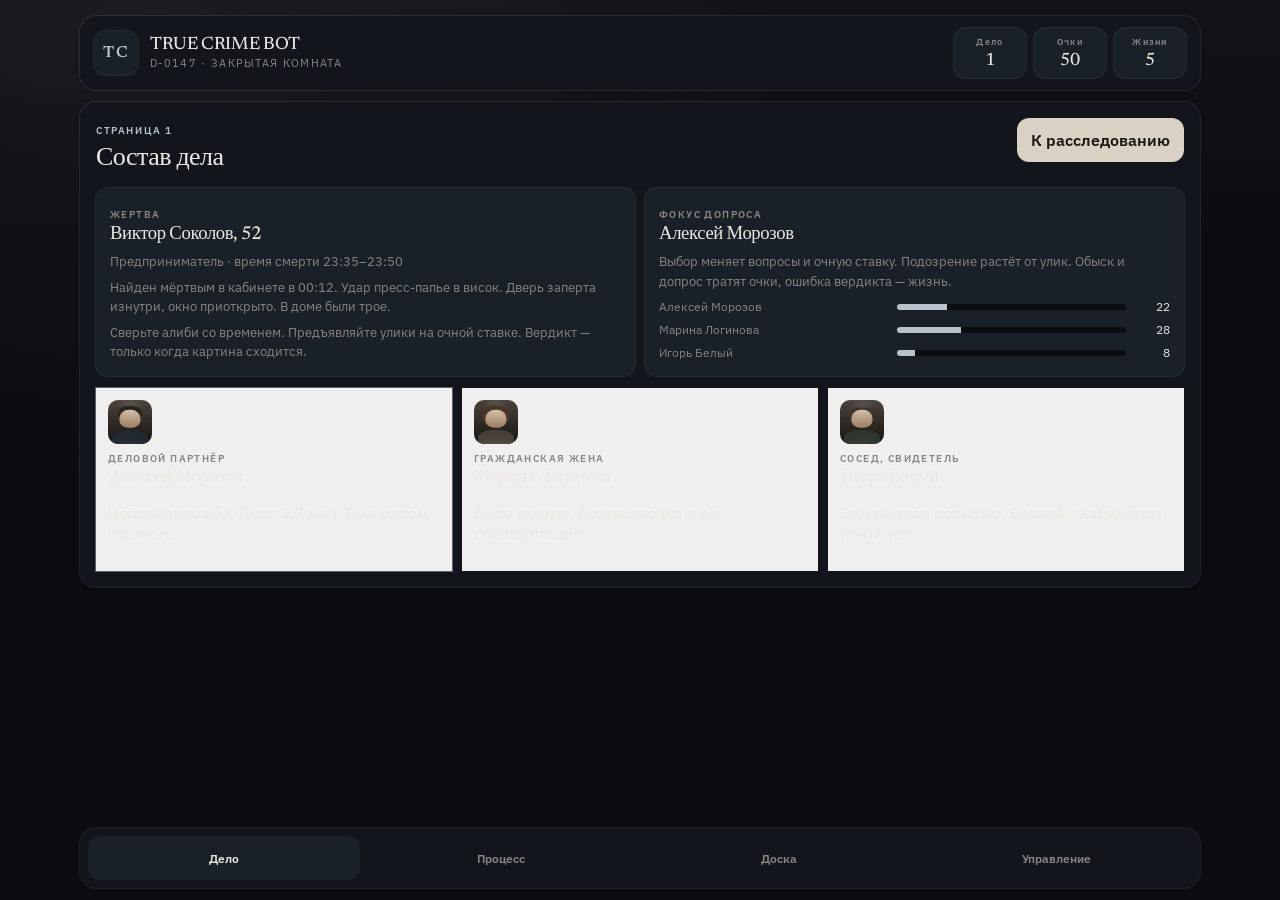
<file: index.html>
<!DOCTYPE html>
<html lang="ru">
<head>
  <meta charset="UTF-8">
  <meta name="viewport" content="width=device-width, initial-scale=1, viewport-fit=cover">
  <title>True Crime Bot — Дело</title>
  <link rel="preconnect" href="https://fonts.googleapis.com">
  <link rel="preconnect" href="https://fonts.gstatic.com" crossorigin>
  <link href="https://fonts.googleapis.com/css2?family=IBM+Plex+Sans:wght@400;500;600&family=Newsreader:opsz,wght@6..72,500;6..72,600&display=swap" rel="stylesheet">
  <link rel="stylesheet" href="./style.css">
</head>
<body>
  <div class="page-shell">
    <header class="topbar">
      <div class="brand">
        <div class="brand-logo">TC</div>
        <div>
          <h1>TRUE CRIME BOT</h1>
          <p data-ui-case-label>D-0147 · Закрытая комната</p>
        </div>
      </div>
      <div class="stats">
        <div class="stat"><span>Дело</span><strong data-ui-chapter>1</strong></div>
        <div class="stat"><span>Очки</span><strong class="tabular" data-ui-points>50</strong></div>
        <div class="stat"><span>Жизни</span><strong class="tabular" data-ui-lives>5</strong></div>
      </div>
    </header>

    <div class="banner" data-closed-banner hidden></div>

    <main class="panel">
      <div class="page-head">
        <div>
          <span>Страница 1</span>
          <h2>Состав дела</h2>
        </div>
        <button class="btn" data-nav="./case.html" type="button">К расследованию</button>
      </div>

      <div class="grid-2">
        <article class="card" id="caseBrief">
          <span class="kicker">Жертва</span>
          <h3>Загрузка…</h3>
        </article>
        <article class="card">
          <span class="kicker">Фокус допроса</span>
          <h3 id="selectedSuspectText">—</h3>
          <p>Выбор меняет вопросы и очную ставку. Подозрение растёт от улик. Обыск и допрос тратят очки, ошибка вердикта — жизнь.</p>
          <div data-heat></div>
        </article>
      </div>

      <div class="grid-3" id="suspectGrid" style="margin-top:12px"></div>
    </main>

    <nav class="footer-nav">
      <a class="active" href="./index.html">Дело</a>
      <a href="./case.html">Процесс</a>
      <a href="./board.html">Доска</a>
      <a href="./control.html">Управление</a>
    </nav>
  </div>
  <script src="./data.js"></script>
  <script src="./game.js"></script>
  <script src="./ai_engine.js"></script>
  <script src="./app.js"></script>
</body>
</html>
</file>
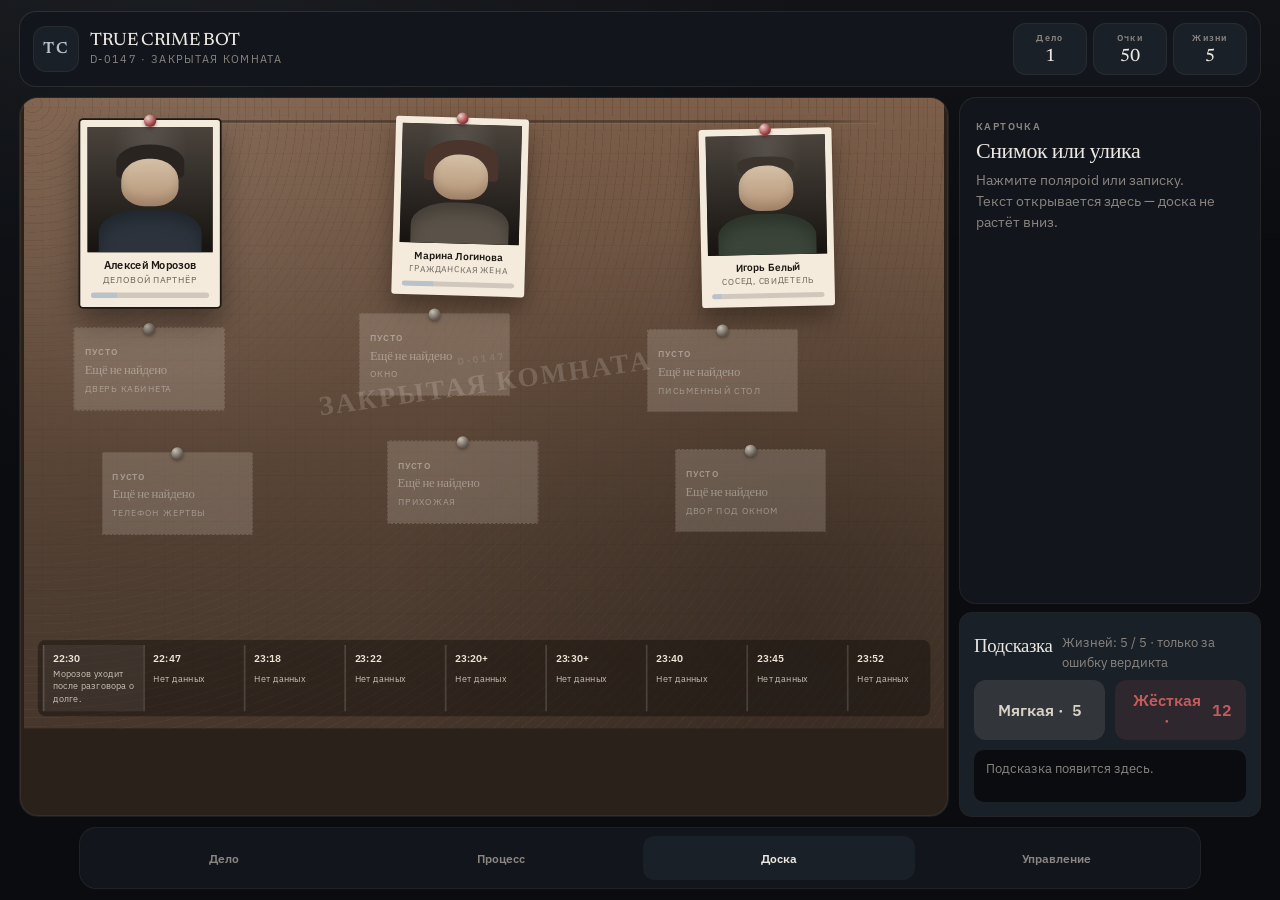
<file: board.html>
<!DOCTYPE html>
<html lang="ru">
<head>
  <meta charset="UTF-8">
  <meta name="viewport" content="width=device-width, initial-scale=1, viewport-fit=cover">
  <title>True Crime Bot — Доска</title>
  <link rel="preconnect" href="https://fonts.googleapis.com">
  <link rel="preconnect" href="https://fonts.gstatic.com" crossorigin>
  <link href="https://fonts.googleapis.com/css2?family=IBM+Plex+Sans:wght@400;500;600&family=Newsreader:opsz,wght@6..72,500;6..72,600&display=swap" rel="stylesheet">
  <link rel="stylesheet" href="./style.css">
</head>
<body class="is-board">
  <div class="page-shell board-shell">
    <header class="topbar">
      <div class="brand">
        <div class="brand-logo">TC</div>
        <div>
          <h1>TRUE CRIME BOT</h1>
          <p data-ui-case-label>Страница 3 — доска</p>
        </div>
      </div>
      <div class="stats">
        <div class="stat"><span>Дело</span><strong data-ui-chapter>1</strong></div>
        <div class="stat"><span>Очки</span><strong class="tabular" data-ui-points>50</strong></div>
        <div class="stat"><span>Жизни</span><strong class="tabular" data-ui-lives>5</strong></div>
      </div>
    </header>

    <div class="banner" data-closed-banner hidden></div>

    <main class="board-workspace">
      <div class="cork-stage" id="corkStage">
        <div class="cork-sizer" id="corkSizer">
          <div class="cork" id="cork">
            <div class="cork-wire" aria-hidden="true"></div>
            <div class="cork-stamp" data-cork-stamp></div>
            <svg class="cork-yarn" id="boardYarn" aria-hidden="true"></svg>
            <div id="boardSuspects"></div>
            <div id="boardClues"></div>
            <div id="timeline" class="cork-timeline"></div>
          </div>
        </div>
      </div>

      <aside class="inspector-dock">
        <div class="inspector" id="inspector"></div>
        <div class="card board-hints">
          <div class="hint-head">
            <h3>Подсказка</h3>
            <span class="muted tabular" data-life-text>Жизней: 5 / 5</span>
          </div>
          <div class="tiles hint-btns">
            <button class="btn btn-soft" data-action="softHint" type="button">Мягкая · <span data-cost-soft>5</span></button>
            <button class="btn btn-hard" data-action="hardHint" type="button">Жёсткая · <span data-cost-hard>12</span></button>
          </div>
          <div id="hintBox" class="hint-slip">Подсказка появится здесь.</div>
        </div>
      </aside>
    </main>

    <nav class="footer-nav">
      <a href="./index.html">Дело</a>
      <a href="./case.html">Процесс</a>
      <a class="active" href="./board.html">Доска</a>
      <a href="./control.html">Управление</a>
    </nav>
  </div>
  <script src="./data.js"></script>
  <script src="./game.js"></script>
  <script src="./ai_engine.js"></script>
  <script src="./app.js"></script>
</body>
</html>
</file>
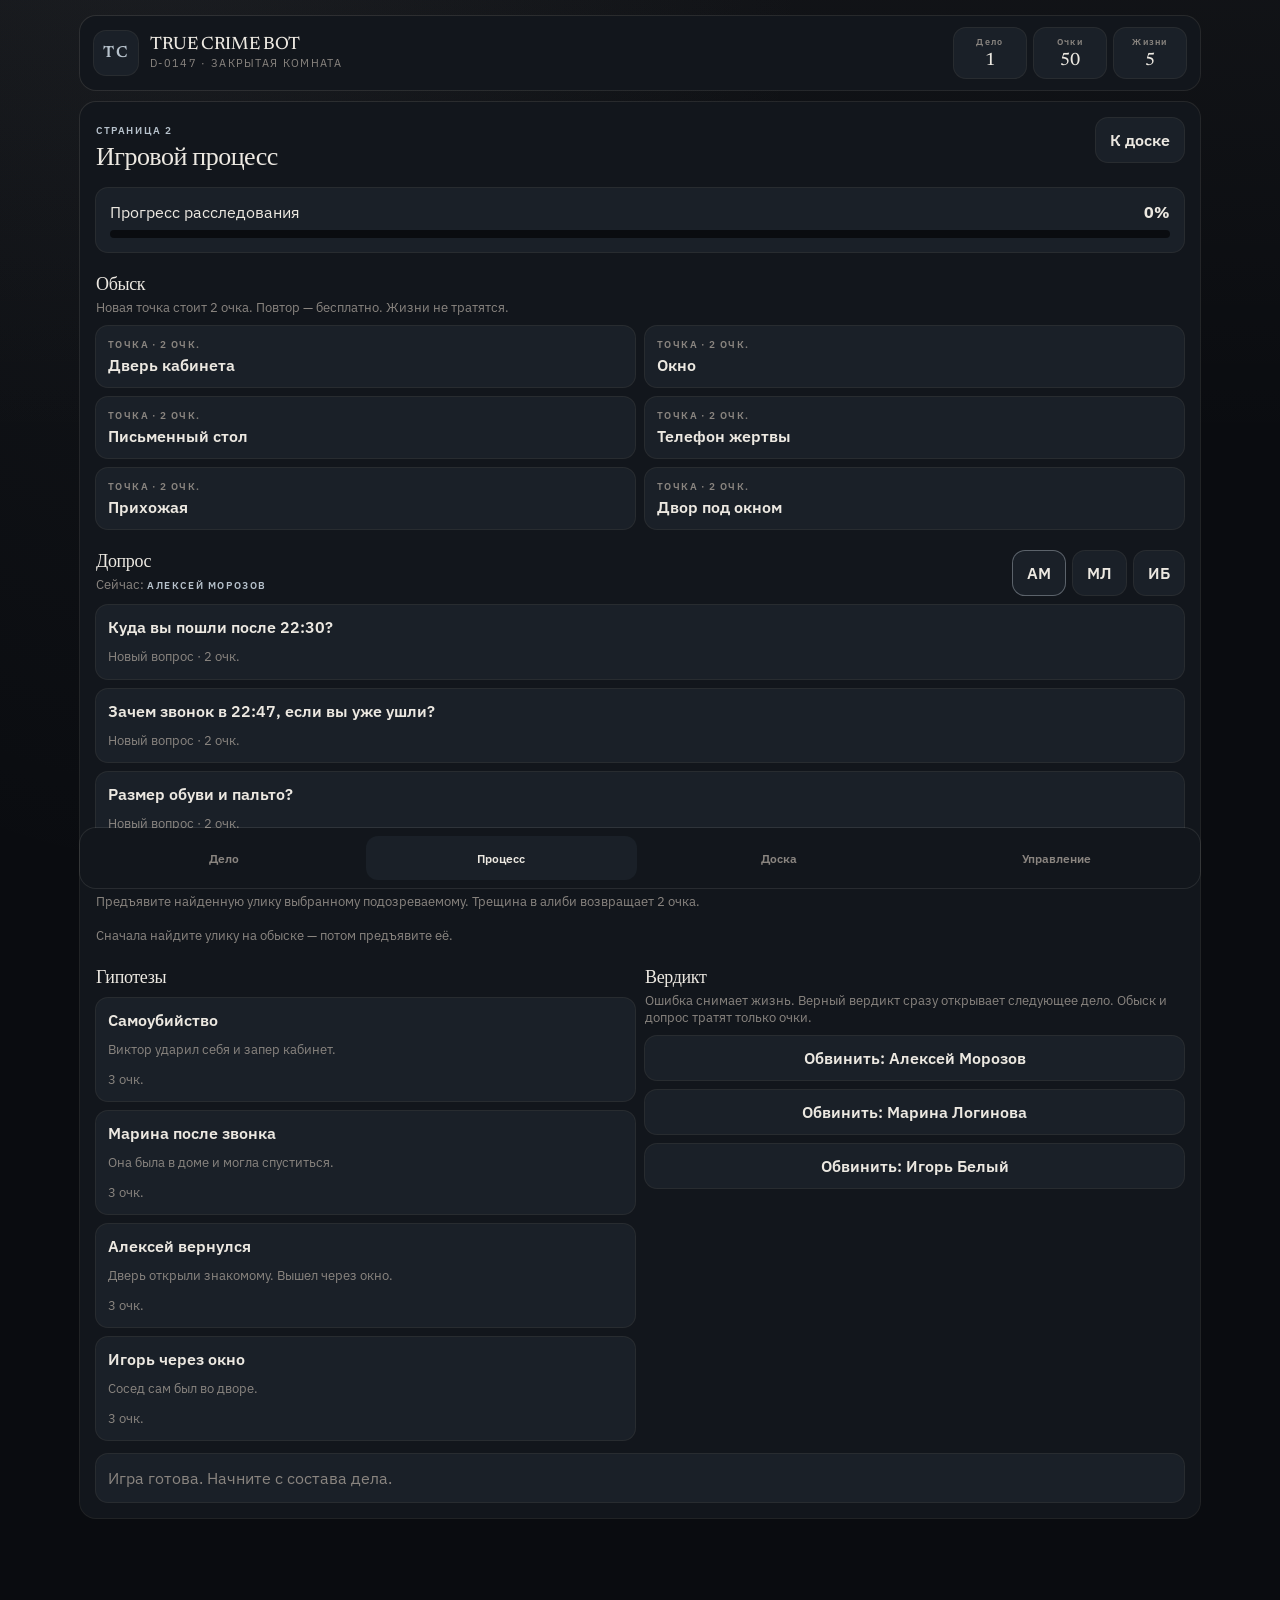
<file: case.html>
<!DOCTYPE html>
<html lang="ru">
<head>
  <meta charset="UTF-8">
  <meta name="viewport" content="width=device-width, initial-scale=1, viewport-fit=cover">
  <title>True Crime Bot — Процесс</title>
  <link rel="preconnect" href="https://fonts.googleapis.com">
  <link rel="preconnect" href="https://fonts.gstatic.com" crossorigin>
  <link href="https://fonts.googleapis.com/css2?family=IBM+Plex+Sans:wght@400;500;600&family=Newsreader:opsz,wght@6..72,500;6..72,600&display=swap" rel="stylesheet">
  <link rel="stylesheet" href="./style.css">
</head>
<body>
  <div class="page-shell">
    <header class="topbar">
      <div class="brand">
        <div class="brand-logo">TC</div>
        <div>
          <h1>TRUE CRIME BOT</h1>
          <p data-ui-case-label>Страница 2 — процесс</p>
        </div>
      </div>
      <div class="stats">
        <div class="stat"><span>Дело</span><strong data-ui-chapter>1</strong></div>
        <div class="stat"><span>Очки</span><strong class="tabular" data-ui-points>50</strong></div>
        <div class="stat"><span>Жизни</span><strong class="tabular" data-ui-lives>5</strong></div>
      </div>
    </header>

    <div class="banner" data-closed-banner hidden></div>

    <main class="panel">
      <div class="page-head">
        <div>
          <span>Страница 2</span>
          <h2>Игровой процесс</h2>
        </div>
        <button class="btn btn-outline" data-nav="./board.html" type="button">К доске</button>
      </div>

      <div class="card">
        <div style="display:flex;justify-content:space-between;gap:10px;align-items:center;margin-bottom:8px">
          <span>Прогресс расследования</span>
          <strong class="tabular" data-ui-progress>0%</strong>
        </div>
        <div class="bar"><div class="fill" data-progress-bar></div></div>
      </div>

      <section class="section">
        <h3>Обыск</h3>
        <p class="lead">Новая точка стоит <span data-cost-search>2</span> очка. Повтор — бесплатно. Жизни не тратятся.</p>
        <div id="locationList" class="tiles"></div>
      </section>

      <section class="section">
        <div class="page-head" style="margin-bottom:8px">
          <div>
            <h3>Допрос</h3>
            <p class="lead">Сейчас: <span id="selectedSuspectText">—</span></p>
          </div>
          <div class="btn-row" id="suspectSwitch"></div>
        </div>
        <div id="questionList" class="tiles"></div>
      </section>

      <section class="section">
        <h3>Очная ставка</h3>
        <p class="lead">Предъявите найденную улику выбранному подозреваемому. Трещина в алиби возвращает 2 очка.</p>
        <div id="confrontList" class="tiles"></div>
      </section>

      <section class="section grid-2">
        <div>
          <h3>Гипотезы</h3>
          <div id="hypothesisList" class="tiles"></div>
        </div>
        <div>
          <h3>Вердикт</h3>
          <p class="lead">Ошибка снимает жизнь. Верный вердикт сразу открывает следующее дело. Обыск и допрос тратят только очки.</p>
          <div id="verdictList" class="tiles" style="grid-template-columns:1fr"></div>
        </div>
      </section>

      <div class="message" id="gameMessage">Игра готова. Начните расследование.</div>
    </main>

    <nav class="footer-nav">
      <a href="./index.html">Дело</a>
      <a class="active" href="./case.html">Процесс</a>
      <a href="./board.html">Доска</a>
      <a href="./control.html">Управление</a>
    </nav>
  </div>
  <script src="./data.js"></script>
  <script src="./game.js"></script>
  <script src="./ai_engine.js"></script>
  <script src="./app.js"></script>
</body>
</html>
</file>
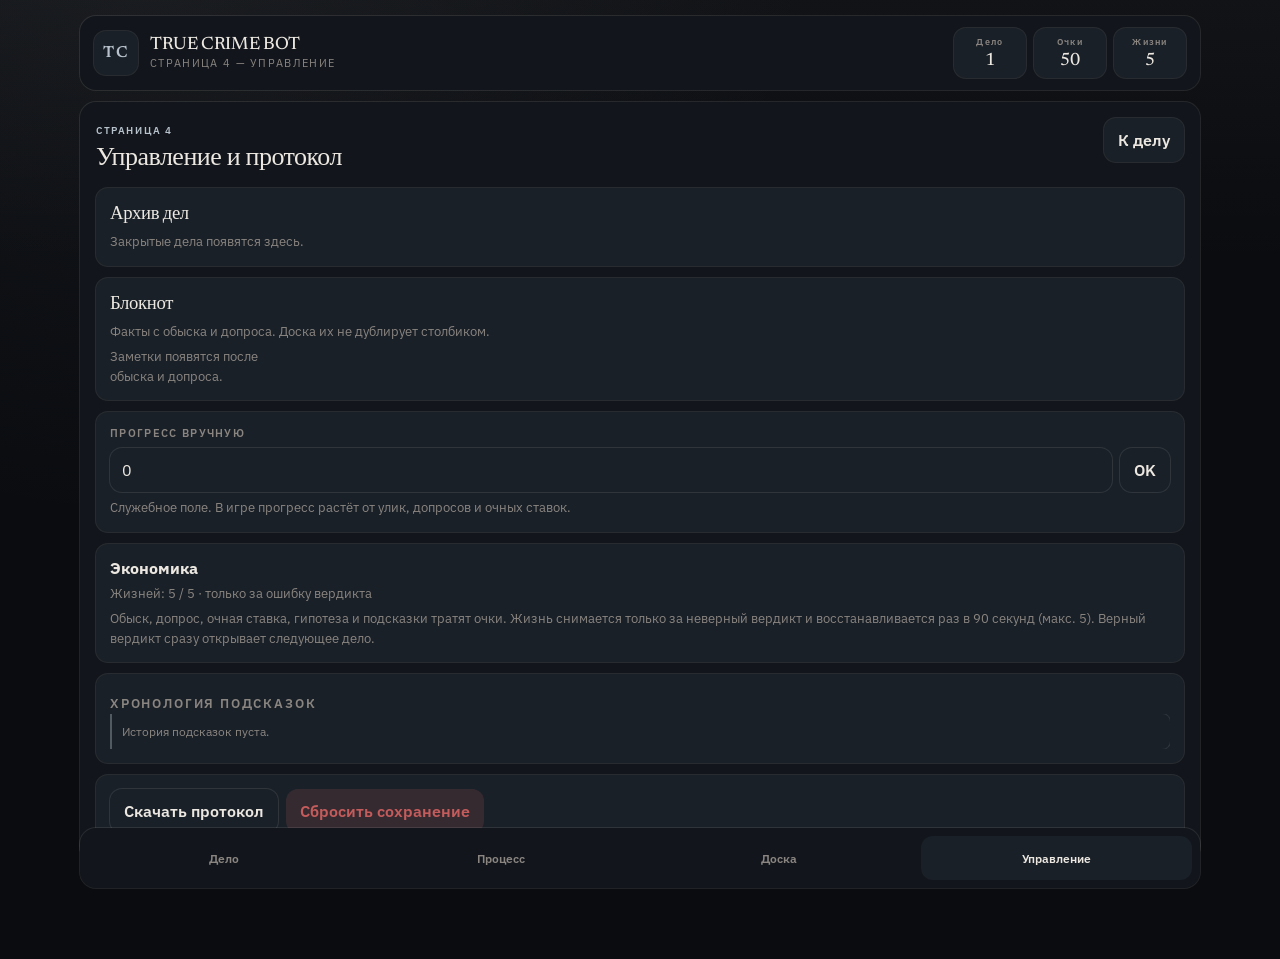
<file: control.html>
<!DOCTYPE html>
<html lang="ru">
<head>
  <meta charset="UTF-8">
  <meta name="viewport" content="width=device-width, initial-scale=1, viewport-fit=cover">
  <title>True Crime Bot — Управление</title>
  <link rel="preconnect" href="https://fonts.googleapis.com">
  <link rel="preconnect" href="https://fonts.gstatic.com" crossorigin>
  <link href="https://fonts.googleapis.com/css2?family=IBM+Plex+Sans:wght@400;500;600&family=Newsreader:opsz,wght@6..72,500;6..72,600&display=swap" rel="stylesheet">
  <link rel="stylesheet" href="./style.css">
</head>
<body>
  <div class="page-shell">
    <header class="topbar">
      <div class="brand">
        <div class="brand-logo">TC</div>
        <div>
          <h1>TRUE CRIME BOT</h1>
          <p>Страница 4 — управление</p>
        </div>
      </div>
      <div class="stats">
        <div class="stat"><span>Дело</span><strong data-ui-chapter>1</strong></div>
        <div class="stat"><span>Очки</span><strong class="tabular" data-ui-points>50</strong></div>
        <div class="stat"><span>Жизни</span><strong class="tabular" data-ui-lives>5</strong></div>
      </div>
    </header>

    <div class="banner" data-closed-banner hidden></div>

    <main class="panel">
      <div class="page-head">
        <div>
          <span>Страница 4</span>
          <h2>Управление и протокол</h2>
        </div>
        <button class="btn btn-outline" data-nav="./index.html" type="button">К делу</button>
      </div>

      <div id="rankCard" class="card" hidden></div>

      <div class="card" style="margin-top:12px">
        <h3>Архив дел</h3>
        <div id="archiveList"></div>
      </div>

      <div class="card" style="margin-top:12px">
        <h3>Блокнот</h3>
        <p class="lead">Факты с обыска и допроса. Доска их не дублирует столбиком.</p>
        <div id="notebook" class="notes-row"></div>
      </div>

      <div class="card" style="margin-top:12px">
        <label for="progressInput">Прогресс вручную</label>
        <div style="display:flex;gap:8px">
          <input id="progressInput" type="number" min="0" max="100" value="0">
          <button class="btn btn-outline" data-action="saveProgress" type="button">OK</button>
        </div>
        <p class="muted">Служебное поле. В игре прогресс растёт от улик, допросов и очных ставок.</p>
      </div>

      <div class="card" style="margin-top:12px">
        <strong>Экономика</strong>
        <p class="muted tabular" data-life-text>Жизней: 5 / 5</p>
        <p class="muted">Обыск, допрос, очная ставка, гипотеза и подсказки тратят очки. Жизнь снимается только за неверный вердикт и восстанавливается раз в 90 секунд (макс. 5). Верный вердикт сразу открывает следующее дело.</p>
      </div>

      <div class="card" style="margin-top:12px">
        <p class="kicker">Хронология подсказок</p>
        <div class="history" data-hint-history></div>
      </div>

      <div class="card" style="margin-top:12px">
        <div class="btn-row">
          <button class="btn btn-outline" data-export type="button">Скачать протокол</button>
          <button class="btn btn-danger" data-reset type="button">Сбросить сохранение</button>
        </div>
      </div>
    </main>

    <nav class="footer-nav">
      <a href="./index.html">Дело</a>
      <a href="./case.html">Процесс</a>
      <a href="./board.html">Доска</a>
      <a class="active" href="./control.html">Управление</a>
    </nav>
  </div>
  <script src="./data.js"></script>
  <script src="./game.js"></script>
  <script src="./ai_engine.js"></script>
  <script src="./app.js"></script>
</body>
</html>
</file>
<file: style.css>
:root {
  --bg: #0a0c10;
  --surface: #12161c;
  --surface-2: #1a2028;
  --fg: #ece8e1;
  --muted: #8a8580;
  --subtle: #5c5854;
  --line: rgb(236 232 225 / 0.1);
  --accent: #b7c2cc;
  --paper: #d9d1c3;
  --paper-fg: #1a1612;
  --danger: #c45c5c;
  --ok: #6f9b7a;
  --warn: #c4a36a;
  --radius: 16px;
  --font: "IBM Plex Sans", "Segoe UI", system-ui, sans-serif;
  --display: "Newsreader", "Times New Roman", serif;
  --shadow: 0 0 0 1px var(--line);
}

* { box-sizing: border-box; }
html, body { min-width: 320px; min-height: 100%; overflow-x: hidden; }
html { -webkit-font-smoothing: antialiased; }
body {
  margin: 0;
  color: var(--fg);
  font-family: var(--font);
  background:
    linear-gradient(180deg, rgb(236 232 225 / 0.03), transparent 28%),
    radial-gradient(ellipse at 12% -10%, rgb(183 194 204 / 0.06), transparent 42%),
    var(--bg);
  padding-bottom: 88px;
}
button, input { font: inherit; }
button { border: 0; cursor: pointer; }
button:disabled { cursor: default; opacity: 0.4; }
button:focus-visible, input:focus-visible, a:focus-visible {
  outline: 2px solid var(--accent);
  outline-offset: 2px;
}
h1, h2, h3, h4 { font-family: var(--display); font-weight: 500; letter-spacing: -0.02em; text-wrap: balance; margin: 0; }
p { text-wrap: pretty; }
.tabular { font-variant-numeric: tabular-nums; }

.page-shell {
  width: min(1120px, calc(100% - 24px));
  margin: 0 auto;
  padding: 16px 0 8px;
  min-width: 0;
  max-width: 100%;
}

.topbar, .panel, .footer-nav {
  background: var(--surface);
  box-shadow: var(--shadow);
  border-radius: var(--radius);
}
.topbar {
  display: flex;
  justify-content: space-between;
  align-items: center;
  gap: 12px;
  padding: 12px 14px;
  margin-bottom: 12px;
}
.brand { display: flex; align-items: center; gap: 12px; }
.brand-logo {
  width: 44px; height: 44px;
  display: grid; place-items: center;
  border-radius: 12px;
  background: var(--surface-2);
  box-shadow: var(--shadow);
  color: var(--accent);
  font-family: var(--display);
  font-weight: 600;
  letter-spacing: 0.12em;
}
.brand h1 { font-size: 18px; }
.brand p { margin: 2px 0 0; color: var(--muted); font-size: 11px; letter-spacing: 0.12em; text-transform: uppercase; }

.stats { display: flex; gap: 8px; flex-wrap: wrap; }
.stat {
  min-width: 72px;
  padding: 8px 10px;
  border-radius: 12px;
  background: var(--surface-2);
  box-shadow: var(--shadow);
  text-align: center;
}
.stat span {
  display: block;
  margin-bottom: 2px;
  color: var(--muted);
  font-size: 9px;
  font-weight: 600;
  letter-spacing: 0.14em;
}
.stat strong { font-family: var(--display); font-size: 18px; font-weight: 500; }

.panel { padding: 16px; min-width: 0; overflow-x: hidden; }
.page-head {
  display: flex;
  justify-content: space-between;
  align-items: flex-start;
  gap: 12px;
  margin-bottom: 16px;
}
.page-head span {
  color: var(--accent);
  font-size: 10px;
  font-weight: 600;
  letter-spacing: 0.16em;
  text-transform: uppercase;
}
.page-head h2 { margin-top: 4px; font-size: 26px; }

.grid-3, .grid-2, .tiles { display: grid; gap: 10px; }
.grid-3 { grid-template-columns: repeat(3, 1fr); }
.grid-2 { grid-template-columns: repeat(2, 1fr); }
.tiles { grid-template-columns: repeat(2, 1fr); margin-top: 10px; }

.card, .tile, .note, .message, .history-item {
  background: var(--surface-2);
  box-shadow: var(--shadow);
  border-radius: 12px;
}
.card { padding: 14px; min-width: 0; }
.card h3 { margin-bottom: 8px; }
.muted, .card p, .tile .muted { color: var(--muted); font-size: 13px; line-height: 1.5; margin: 6px 0 0; }

.kicker {
  display: inline-block;
  color: var(--muted);
  font-size: 10px;
  font-weight: 600;
  letter-spacing: 0.14em;
  text-transform: uppercase;
}

.btn, .tile, .suspect {
  min-height: 44px;
  transition: transform 150ms ease, box-shadow 150ms ease, background-color 150ms ease;
}
.btn:active:not(:disabled), .tile:active:not(:disabled), .suspect:active:not(:disabled) { transform: scale(0.98); }
.btn {
  display: inline-flex;
  align-items: center;
  justify-content: center;
  gap: 8px;
  padding: 10px 14px;
  border-radius: 12px;
  font-weight: 600;
  color: var(--paper-fg);
  background: var(--paper);
}
.btn:hover { filter: brightness(1.05); }
.btn-outline, .btn-ghost {
  background: var(--surface-2);
  color: var(--fg);
  box-shadow: var(--shadow);
}
.btn.selected, .suspect.selected { box-shadow: 0 0 0 1px rgb(183 194 204 / 0.45); }
.btn-danger { background: rgb(196 92 92 / 0.16); color: var(--danger); }
.btn-soft { background: rgb(217 209 195 / 0.12); color: var(--paper); }
.btn-hard { background: rgb(196 92 92 / 0.12); color: var(--danger); }
.btn-row { display: flex; flex-wrap: wrap; gap: 8px; }

.tile {
  display: flex;
  flex-direction: column;
  align-items: flex-start;
  gap: 4px;
  padding: 12px;
  text-align: left;
  color: var(--fg);
  background: var(--surface-2);
}
.tile.wide { grid-column: 1 / -1; }
.tile.done { box-shadow: 0 0 0 1px rgb(111 155 122 / 0.35); }
.tile strong { font-weight: 600; }

.suspect {
  display: flex;
  flex-direction: column;
  align-items: flex-start;
  padding: 12px;
  text-align: left;
  color: var(--fg);
}
.suspect.selected { box-shadow: 0 0 0 1px rgb(183 194 204 / 0.45); }
.mono {
  width: 44px; height: 44px;
  display: grid; place-items: center;
  margin-bottom: 8px;
  border-radius: 10px;
  background: var(--bg);
  box-shadow: var(--shadow);
  font-family: var(--display);
  font-weight: 600;
  color: var(--accent);
}
.tone-paper { color: var(--paper); }
.tone-olive { color: var(--ok); }

.bar {
  height: 8px;
  border-radius: 999px;
  background: var(--bg);
  overflow: hidden;
}
.fill {
  height: 100%;
  width: 0;
  background: var(--accent);
  transition: width 200ms ease;
}

.heat-row {
  display: grid;
  grid-template-columns: 1fr 1fr 36px;
  gap: 8px;
  align-items: center;
  margin-top: 8px;
  font-size: 12px;
}
.heat-name { color: var(--muted); }
.heat-track {
  height: 6px;
  border-radius: 999px;
  background: var(--bg);
  overflow: hidden;
}
.heat-track i { display: block; height: 100%; background: var(--accent); }
.heat-track i.warm { background: var(--warn); }
.heat-track i.hot { background: var(--danger); }
.heat-val { text-align: right; color: var(--fg); }

.tag {
  display: inline-block;
  margin-top: 6px;
  padding: 2px 8px;
  border-radius: 999px;
  font-size: 10px;
  font-weight: 600;
  letter-spacing: 0.08em;
  text-transform: uppercase;
}
.tag.warn { background: rgb(196 163 106 / 0.15); color: var(--warn); }
.tag.ok { background: rgb(111 155 122 / 0.15); color: var(--ok); }

.message {
  margin-top: 14px;
  padding: 12px;
  color: var(--muted);
  min-height: 48px;
  line-height: 1.5;
}
.banner {
  margin-bottom: 12px;
  padding: 12px 14px;
  border-radius: 12px;
  background: rgb(111 155 122 / 0.12);
  color: var(--ok);
}
.banner p { color: var(--fg); margin-top: 8px; font-size: 13px; line-height: 1.5; }

.time-item {
  display: grid;
  grid-template-columns: 72px 1fr;
  gap: 10px;
  padding: 8px 0;
  border-top: 1px solid var(--line);
  font-size: 13px;
}
.time { color: var(--accent); font-weight: 600; }
.time-item.open span:last-child { color: var(--fg); }

.note {
  padding: 10px 12px;
  margin-top: 8px;
  font-size: 13px;
  line-height: 1.45;
  border-left: 2px solid var(--accent);
  border-radius: 0 10px 10px 0;
}

.history { display: grid; gap: 7px; max-height: 180px; overflow: auto; }
.history-item {
  padding: 9px 10px;
  border-left: 2px solid rgb(183 194 204 / 0.35);
  border-radius: 0 8px 8px 0;
  color: var(--muted);
  font-size: 12px;
  line-height: 1.45;
}

.footer-nav {
  position: fixed;
  left: 12px;
  right: 12px;
  bottom: 12px;
  z-index: 20;
  display: grid;
  grid-template-columns: repeat(4, 1fr);
  gap: 6px;
  padding: 8px;
  max-width: 1120px;
  margin: 0 auto;
}
.footer-nav a {
  display: grid;
  place-items: center;
  min-height: 44px;
  border-radius: 12px;
  color: var(--muted);
  text-decoration: none;
  font-size: 12px;
  font-weight: 600;
}
.footer-nav a.active { background: var(--surface-2); color: var(--fg); }

label {
  display: block;
  margin-bottom: 8px;
  color: var(--muted);
  font-size: 11px;
  font-weight: 600;
  letter-spacing: 0.12em;
  text-transform: uppercase;
}
input[type="number"] {
  width: 100%;
  min-height: 44px;
  padding: 10px 12px;
  border: 0;
  border-radius: 12px;
  background: var(--surface-2);
  color: var(--fg);
  box-shadow: var(--shadow);
  font-size: 16px;
}

.toast {
  position: fixed;
  top: 12px;
  left: 50%;
  z-index: 40;
  width: min(520px, calc(100% - 24px));
  transform: translate(-50%, -12px);
  padding: 12px 14px;
  border-radius: 12px;
  background: var(--surface-2);
  color: var(--fg);
  box-shadow: var(--shadow);
  font-size: 13px;
  line-height: 1.4;
  opacity: 0;
  pointer-events: none;
  transition: opacity 180ms ease, transform 180ms ease;
}
.toast.show { opacity: 1; transform: translate(-50%, 0); }
.toast.err { box-shadow: 0 0 0 1px rgb(196 92 92 / 0.45); }
.toast.ok { box-shadow: 0 0 0 1px rgb(111 155 122 / 0.45); }

.section { margin-top: 22px; }
.section h3 { font-size: 18px; }
.section .lead { margin: 4px 0 0; color: var(--muted); font-size: 13px; }

body.is-board {
  padding-bottom: 84px;
  height: 100dvh;
  overflow: hidden;
}
.board-shell {
  width: min(1240px, calc(100% - 16px));
  height: calc(100dvh - 84px);
  display: flex;
  flex-direction: column;
  padding-top: 12px;
  padding-bottom: 0;
}
.board-shell .topbar { flex-shrink: 0; }
.board-shell .banner { flex-shrink: 0; }
.board-workspace {
  display: grid;
  grid-template-columns: minmax(0, 1fr) 300px;
  gap: 12px;
  align-items: stretch;
  flex: 1 1 auto;
  min-height: 0;
}
.cork-stage {
  position: relative;
  overflow: auto;
  height: 100%;
  min-height: 0;
  border-radius: 18px;
  background: #2b211b;
  box-shadow:
    inset 0 0 0 1px rgb(255 255 255 / 0.06),
    0 0 0 1px rgb(236 232 225 / 0.08);
  -webkit-overflow-scrolling: touch;
  overscroll-behavior: contain;
  touch-action: pan-x pan-y;
  cursor: grab;
}
.cork-stage.is-panning { cursor: grabbing; }
.cork-sizer {
  position: relative;
  width: 1080px;
  height: 740px;
  margin: 0 auto;
}
.cork {
  position: absolute;
  left: 0;
  top: 0;
  width: 1080px;
  height: 740px;
  min-width: 1080px;
  min-height: 740px;
  transform-origin: top left;
  overflow: hidden;
  background:
    radial-gradient(circle at 16% 10%, rgb(255 255 255 / 0.08), transparent 32%),
    radial-gradient(circle at 84% 82%, rgb(0 0 0 / 0.22), transparent 44%),
    repeating-radial-gradient(circle at 10px 7px, rgb(92 70 52 / 0.4) 0 1px, transparent 1px 10px),
    repeating-linear-gradient(0deg, transparent, transparent 8px, rgb(0 0 0 / 0.05) 9px),
    repeating-linear-gradient(90deg, transparent, transparent 10px, rgb(0 0 0 / 0.04) 11px),
    linear-gradient(180deg, #7d5f4a, #513f32 70%, #46362c);
}
.cork-wire {
  position: absolute;
  left: 7%;
  right: 7%;
  top: 26px;
  height: 3px;
  z-index: 1;
  background: linear-gradient(90deg, transparent, rgb(28 24 20 / 0.45) 8%, rgb(28 24 20 / 0.45) 92%, transparent);
  box-shadow: 0 1px 0 rgb(255 255 255 / 0.08);
  pointer-events: none;
}
.cork-stamp {
  position: absolute;
  left: 50%;
  top: 44%;
  transform: translate(-50%, -50%) rotate(-8deg);
  z-index: 0;
  text-align: center;
  pointer-events: none;
  color: rgb(236 232 225 / 0.14);
  letter-spacing: 0.18em;
  text-transform: uppercase;
}
.cork-stamp span { display: block; font-size: 11px; font-weight: 600; }
.cork-stamp strong {
  display: block;
  margin-top: 4px;
  font-family: var(--display);
  font-size: 32px;
  letter-spacing: 0.08em;
  color: rgb(236 232 225 / 0.18);
}
.stamp-closed {
  display: inline-block;
  margin-top: 10px;
  padding: 4px 10px;
  border: 2px solid rgb(196 92 92 / 0.55);
  color: rgb(196 92 92 / 0.7);
  font-style: normal;
  font-size: 12px;
  font-weight: 700;
  letter-spacing: 0.2em;
}
.cork-yarn {
  position: absolute;
  inset: 0;
  width: 100%;
  height: 100%;
  pointer-events: none;
  z-index: 1;
}
.cork-yarn .yarn {
  fill: none;
  stroke: rgb(196 92 92 / 0.4);
  stroke-width: 1.6;
}
.cork-yarn .yarn.hot { stroke: rgb(196 92 92 / 0.68); stroke-width: 1.9; }
.cork-yarn .yarn.on { stroke: rgb(236 232 225 / 0.9); stroke-width: 2.2; }

#boardSuspects, #boardClues { position: static; }
.polaroid, .pin {
  position: absolute;
  left: var(--x);
  top: var(--y);
  z-index: 2;
  transform: rotate(var(--rot, 0deg));
  transition: transform 180ms ease, box-shadow 180ms ease, filter 180ms ease;
}
.polaroid {
  width: 156px;
  padding: 8px 8px 10px;
  border-radius: 3px;
  background: #f4ebdd;
  color: #1c1814;
  box-shadow: 0 14px 28px rgb(0 0 0 / 0.34);
  cursor: pointer;
  text-align: center;
}
.polaroid.selected, .polaroid.focus, .pin.focus {
  z-index: 4;
  transform: rotate(0deg) scale(1.05);
  box-shadow: 0 0 0 2px #1c1814, 0 16px 32px rgb(0 0 0 / 0.4);
}
.polaroid .shot {
  aspect-ratio: 1;
  overflow: hidden;
  background: #1c1814;
}
.mug {
  position: relative;
  display: block;
  width: 100%;
  height: 100%;
  overflow: hidden;
  background:
    radial-gradient(ellipse at 50% 18%, rgb(255 255 255 / 0.1), transparent 42%),
    linear-gradient(180deg, #4a433c, #161310);
}
.mug-head {
  position: absolute;
  left: 50%;
  top: 44%;
  width: 46%;
  height: 38%;
  border-radius: 46% 46% 40% 40%;
  background: linear-gradient(180deg, #d4c0a6, #b39274);
  transform: translate(-50%, -50%);
  box-shadow: inset 0 -8px 10px rgb(0 0 0 / 0.12);
}
.mug-hair {
  position: absolute;
  left: 50%;
  top: 28%;
  width: 54%;
  height: 28%;
  border-radius: 50% 50% 16% 16%;
  background: #2a2420;
  transform: translate(-50%, -50%);
}
.mug-coat {
  position: absolute;
  left: 50%;
  bottom: -10%;
  width: 82%;
  height: 44%;
  border-radius: 42% 42% 0 0;
  background: #2c333c;
  transform: translateX(-50%);
  box-shadow: inset 0 10px 16px rgb(0 0 0 / 0.25);
}
.look-paper .mug-hair {
  width: 62%;
  height: 34%;
  top: 30%;
  border-radius: 70% 70% 10% 10%;
  background: #4a342c;
}
.look-paper .mug-coat { background: #5a5248; }
.look-olive .mug-hair {
  width: 48%;
  height: 16%;
  top: 26%;
  border-radius: 40%;
  background: #3a342c;
}
.look-olive .mug-coat { background: #3a4438; }
.polaroid .caption {
  margin-top: 8px;
  font-size: 12px;
  font-weight: 600;
  line-height: 1.2;
}
.polaroid .sub {
  color: #6a6158;
  font-size: 10px;
  letter-spacing: 0.08em;
  text-transform: uppercase;
  margin-top: 2px;
}
.polaroid .heat-track {
  display: block;
  margin: 8px 4px 0;
  background: rgb(28 24 20 / 0.16);
}

.pin {
  width: 176px;
  padding: 16px 12px 12px;
  background:
    linear-gradient(180deg, rgb(255 255 255 / 0.4), transparent 30%),
    #f5ebd6;
  color: #1c1814;
  border-radius: 2px;
  box-shadow: 0 10px 20px rgb(0 0 0 / 0.28);
  cursor: pointer;
  min-height: 96px;
}
.pin::after {
  content: "";
  position: absolute;
  top: -7px;
  left: 22px;
  width: 48px;
  height: 12px;
  background: rgb(214 196 150 / 0.5);
  transform: rotate(-9deg);
  pointer-events: none;
}
.pin:nth-child(2n)::after { left: auto; right: 18px; transform: rotate(8deg); }
.pin .kicker { color: #8a4a44; }
.pin h4 { margin: 6px 0 4px; font-size: 15px; color: #1c1814; line-height: 1.2; }
.pin .pin-place {
  margin: 0;
  color: #6a6158;
  font-size: 11px;
  letter-spacing: 0.06em;
  text-transform: uppercase;
}
.pin.ghost {
  background: rgb(243 234 220 / 0.18);
  color: rgb(28 24 20 / 0.4);
  box-shadow: none;
  cursor: default;
  outline: 1px dashed rgb(236 232 225 / 0.2);
}
.pin.ghost::after { display: none; }
.pin.ghost h4, .pin.ghost .kicker, .pin.ghost .pin-place { color: rgb(236 232 225 / 0.42); }

.pushpin {
  position: absolute;
  top: -6px;
  left: 50%;
  width: 14px;
  height: 14px;
  margin-left: -7px;
  border-radius: 50%;
  background: radial-gradient(circle at 32% 28%, #f0d0cc, #9a3d3d 62%, #5c2424);
  box-shadow: 0 2px 4px rgb(0 0 0 / 0.35);
  z-index: 2;
}
.pushpin.dim { background: radial-gradient(circle at 32% 28%, #c8c0b4, #6a6158 62%, #3a342e); }

.cork-timeline {
  position: absolute;
  left: 16px;
  right: 16px;
  bottom: 14px;
  z-index: 3;
  display: flex;
  gap: 0;
  overflow-x: auto;
  padding: 6px;
  border-radius: 10px;
  background: rgb(12 10 8 / 0.42);
  -webkit-overflow-scrolling: touch;
}
.cork-timeline .time-item {
  flex: 0 0 118px;
  display: flex;
  flex-direction: column;
  align-items: flex-start;
  gap: 4px;
  min-height: 68px;
  padding: 8px 10px;
  border: 0;
  border-left: 2px solid rgb(236 232 225 / 0.16);
  background: transparent;
  color: inherit;
  text-align: left;
  border-radius: 0;
}
.cork-timeline .time-item.open { background: rgb(236 232 225 / 0.07); }
.cork-timeline .time-item.focus { background: rgb(236 232 225 / 0.14); }
.cork-timeline .time { color: #efe6d6; font-size: 12px; }
.cork-timeline .time-item span:last-child {
  color: rgb(236 232 225 / 0.8);
  font-size: 11px;
  line-height: 1.3;
  display: -webkit-box;
  -webkit-line-clamp: 3;
  line-clamp: 3;
  -webkit-box-orient: vertical;
  overflow: hidden;
}
.cork-timeline .time-item .muted { color: rgb(236 232 225 / 0.38); }

.inspector-dock {
  display: flex;
  flex-direction: column;
  gap: 10px;
  min-width: 0;
}
.inspector {
  flex: 1 1 auto;
  margin: 0;
  padding: 16px;
  min-height: 180px;
  border-radius: 16px;
  background: var(--surface);
  box-shadow: var(--shadow);
}
.inspector h3 { margin: 4px 0 6px; font-size: 22px; }
.inspector p { margin: 6px 0 0; color: var(--fg); font-size: 14px; line-height: 1.5; }
.inspector .muted { color: var(--muted); }
.board-hints { margin: 0; }
.hint-head {
  display: flex;
  justify-content: space-between;
  gap: 10px;
  align-items: center;
  margin-bottom: 8px;
}
.hint-btns { grid-template-columns: 1fr 1fr; margin-top: 0; }
.hint-slip {
  margin-top: 10px;
  padding: 10px 12px;
  border-radius: 10px;
  background: var(--bg);
  color: var(--muted);
  font-size: 13px;
  line-height: 1.45;
  min-height: 52px;
}

.overlay {
  position: fixed;
  inset: 0;
  z-index: 50;
  display: grid;
  place-items: center;
  padding: 20px;
  background: rgb(10 12 16 / 0.78);
}
.overlay[hidden] { display: none !important; }
.overlay-card {
  width: min(460px, 100%);
  padding: 24px 22px 20px;
  border-radius: 6px;
  background: #efe6d6;
  color: #1c1814;
  box-shadow: 0 24px 60px rgb(0 0 0 / 0.5);
}
.overlay-card h2 { margin: 8px 0 10px; font-size: 28px; }
.overlay-card p { margin: 8px 0 0; font-size: 14px; line-height: 1.5; color: #3a342e; }
.overlay-card .muted { color: #6a6158; }
.overlay-card .btn { background: #1c1814; color: #efe6d6; }
.overlay-card .btn-danger { background: rgb(154 61 61 / 0.16); color: #9a3d3d; }
.overlay-list { margin: 10px 0 0; padding-left: 18px; color: #3a342e; font-size: 14px; line-height: 1.5; }
.stamp {
  display: inline-block;
  padding: 4px 10px;
  border: 2px solid #9a3d3d;
  color: #9a3d3d;
  font-size: 11px;
  font-weight: 700;
  letter-spacing: 0.18em;
  transform: rotate(-8deg);
}

.notes-row {
  display: grid;
  grid-template-columns: repeat(auto-fill, minmax(160px, 1fr));
  gap: 8px;
}
.notes-row .note { margin-top: 0; }

.archive-item {
  display: flex;
  flex-direction: column;
  gap: 4px;
  padding: 12px;
  margin-top: 8px;
  border-radius: 12px;
  background: var(--surface-2);
  box-shadow: var(--shadow);
}
.archive-item strong { font-size: 14px; }

.suspect .mug {
  width: 44px;
  height: 44px;
  margin-bottom: 8px;
  border-radius: 10px;
}
.suspect .mug-head { width: 48%; height: 42%; }
.suspect .mug-coat { height: 40%; }

@media (min-width: 1100px) {
  .cork-stage { overflow: hidden; }
}
@media (max-width: 980px) {
  body.is-board { height: auto; overflow: auto; }
  .board-shell { height: auto; }
  .board-workspace {
    grid-template-columns: 1fr;
    grid-template-rows: minmax(380px, 52vh) auto;
    min-height: 0;
  }
  .cork-stage {
    height: 52vh;
    min-height: 360px;
  }
  .inspector { min-height: 120px; }
}
@media (max-width: 860px) {
  .grid-3, .grid-2, .tiles { grid-template-columns: 1fr 1fr; }
  .topbar { flex-direction: column; align-items: flex-start; }
  .stats { width: 100%; }
  .stat { flex: 1 1 calc(33% - 8px); }
}
@media (max-width: 640px) {
  .grid-3, .grid-2, .tiles { grid-template-columns: 1fr 1fr; }
  .page-head { flex-direction: column; }
  .heat-row { grid-template-columns: 1fr 1fr 32px; }
  .cork-stage { height: 52vh; }
  .hint-btns { grid-template-columns: 1fr 1fr; }
}
@media (max-width: 420px) {
  .tiles { grid-template-columns: 1fr; }
  .hint-btns { grid-template-columns: 1fr 1fr; }
}

@media (prefers-reduced-motion: reduce) {
  *, *::before, *::after {
    animation: none !important;
    transition: none !important;
  }
}
</file>
